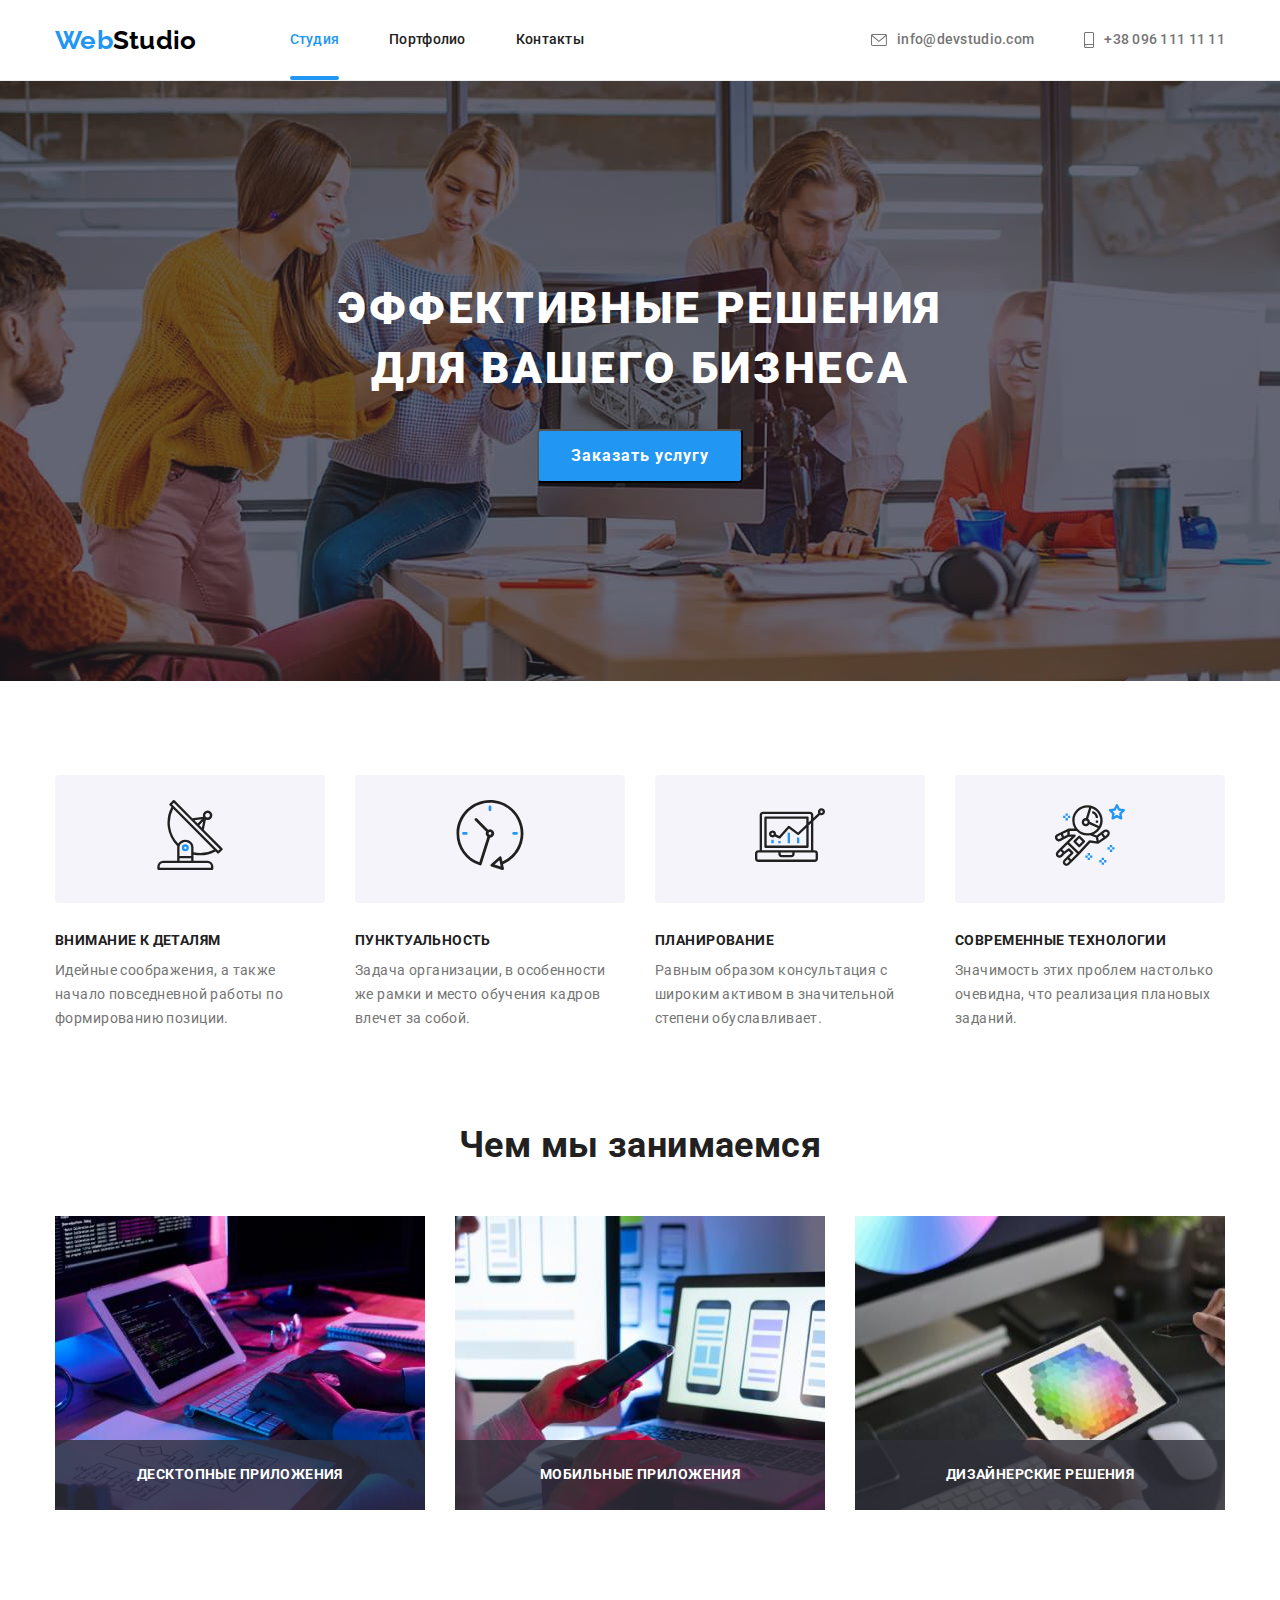
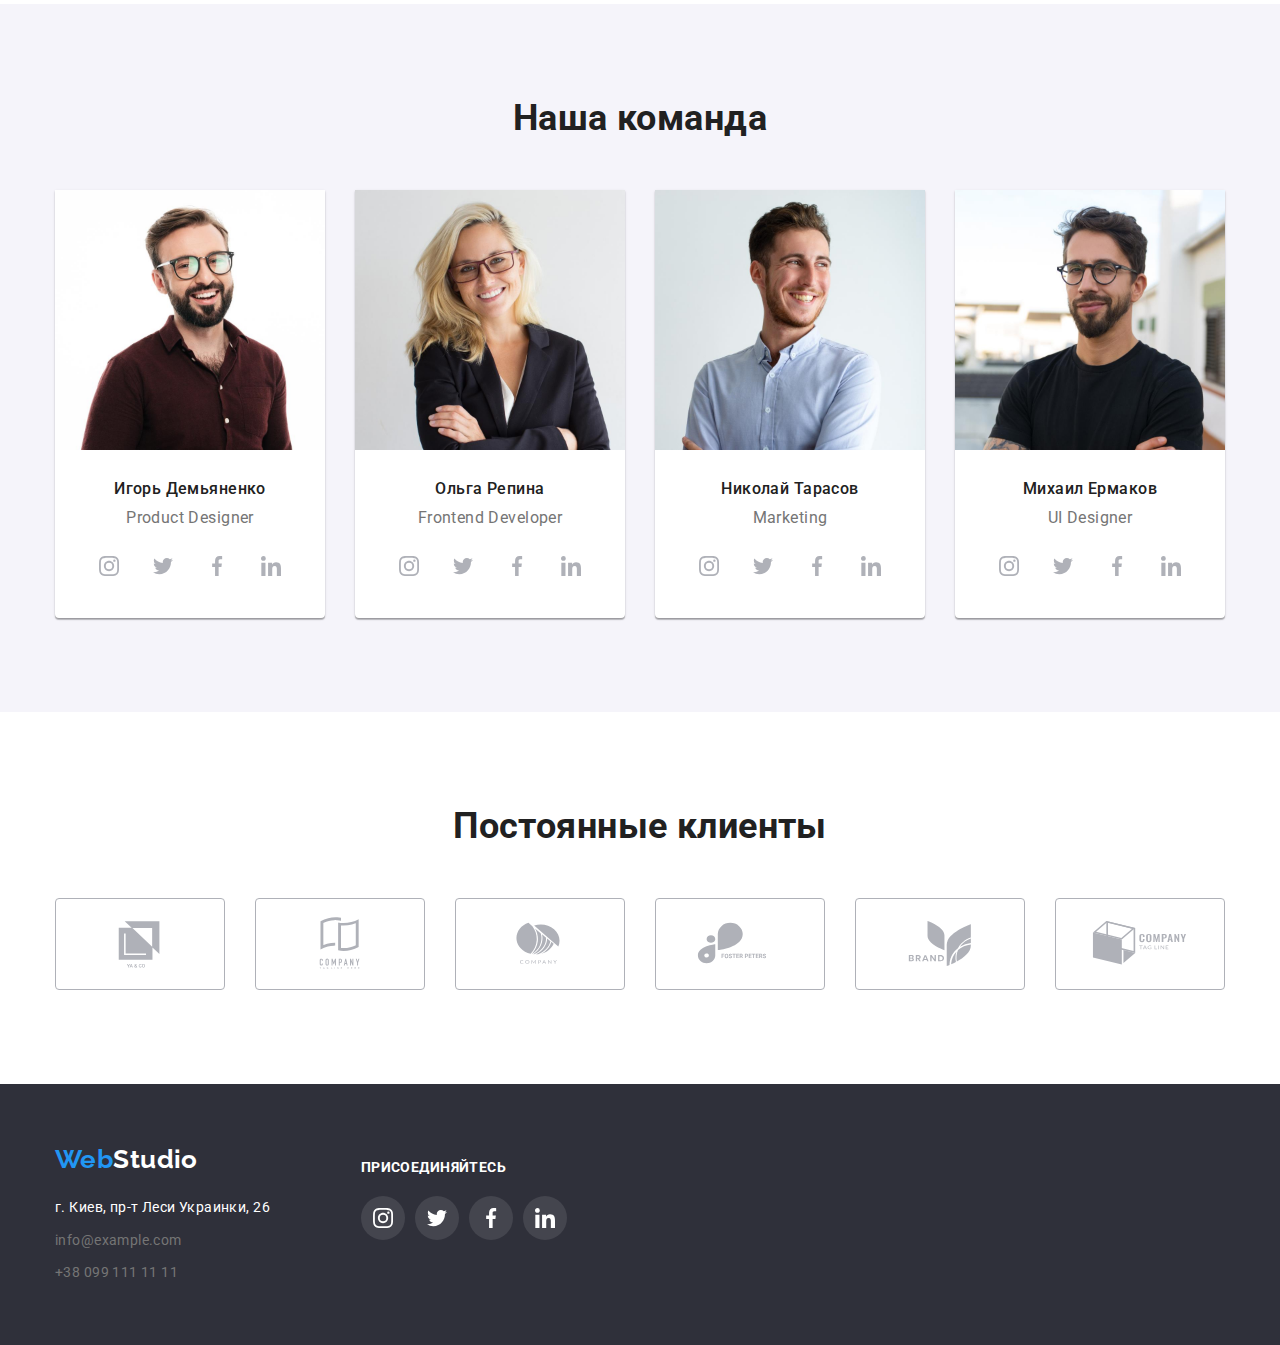
<file: index.html>
<!DOCTYPE html>
<html lang="ru">
  <head>
    <meta charset="UTF-8" />
    <meta http-equiv="X-UA-Compatible" content="IE=edge" />
    <meta name="viewport" content="width=device-width, initial-scale=1.0" />
    <title>Студия</title>
    <link
      rel="stylesheet"
      href="https://cdnjs.cloudflare.com/ajax/libs/modern-normalize/0.2.0/modern-normalize.min.css"
    />
    <link rel="preconnect" href="https://fonts.gstatic.com" />
    <link
      href="https://fonts.googleapis.com/css2?family=Raleway:wght@700&family=Roboto:wght@400;500;700;900&display=swap"
      rel="stylesheet"
    />
    <link rel="stylesheet" href="./css/styles.css" />
  </head>
  <body>
    <!-- Хедер -->
    <header class="header">
      <div class="container">
        <a class="link logo" href="./index.html" lang="en"> <span class="web">Web</span>Studio</a>
        <nav>
          <ul class="list navigation">
            <li class="item"><a class="link current" href="">Студия</a></li>
            <li class="item"><a class="link" href="./portfolio.html">Портфолио</a></li>
            <li class="item"><a class="link" href="">Контакты</a></li>
          </ul>
        </nav>
        <ul class="list contacts">
          <li class="item">
            <a class="link" href="mailto:info@devstudio.com">
              <svg class="icon" width="16" height="12">
                <use href="./images/icons/sprite.svg#icon-envelope"></use>
              </svg>
              info@devstudio.com</a
            >
          </li>
          <li class="item">
            <a class="link" href="tel:+380961111111">
              <svg class="icon" width="10" height="16">
                <use href="./images/icons/sprite.svg#icon-smartphone"></use>
              </svg>
              +38 096 111 11 11</a
            >
          </li>
        </ul>
      </div>
    </header>

    <!-- Мэйн -->
    <main>
      <!-- Hero -->
      <section class="hero-section">
        <h1 class="hero-title">Эффективные решения для вашего бизнеса</h1>
        <button class="main-button" type="button" data-modal-open>Заказать услугу</button>
      </section>

      <!-- Преимущества -->
      <section class="section">
        <div class="container">
          <h2 class="visually-hidden">Преимущества</h2>
          <ul class="list feature-list">
            <li class="item">
              <div class="feature-icon-bg">
                <svg class="icon" width="70" height="70">
                  <use href="./images/icons/sprite.svg#icon-antenna"></use>
                </svg>
              </div>
              <h3 class="feature-title">Внимание к деталям</h3>
              <p class="feature-text">
                Идейные соображения, а также начало повседневной работы по формированию позиции.
              </p>
            </li>
            <li class="item">
              <div class="feature-icon-bg">
                <svg class="icon" width="70" height="70">
                  <use href="./images/icons/sprite.svg#icon-clock"></use>
                </svg>
              </div>
              <h3 class="feature-title">Пунктуальность</h3>
              <p class="feature-text">
                Задача организации, в особенности же рамки и место обучения кадров влечет за собой.
              </p>
            </li>
            <li class="item">
              <div class="feature-icon-bg">
                <svg class="icon" width="70" height="70">
                  <use href="./images/icons/sprite.svg#icon-diagram"></use>
                </svg>
              </div>
              <h3 class="feature-title">Планирование</h3>
              <p class="feature-text">
                Равным образом консультация с широким активом в значительной степени обуславливает.
              </p>
            </li>
            <li class="item">
              <div class="feature-icon-bg">
                <svg class="icon" width="70" height="70">
                  <use href="./images/icons/sprite.svg#icon-astronaut"></use>
                </svg>
              </div>
              <h3 class="feature-title">Современные технологии</h3>
              <p class="feature-text">Значимость этих проблем настолько очевидна, что реализация плановых заданий.</p>
            </li>
          </ul>
        </div>

        <!-- Чем занимаемся -->

        <div class="container">
          <h2 class="section-title">Чем мы занимаемся</h2>
          <ul class="list work-list">
            <li class="item">
              <div class="work-thumb">
                <img src="./images/about/box1.jpg" alt="Веб разработка" width="370" height="294" />
                <h3 class="feature-title work-thumb-title">Десктопные приложения</h3>
              </div>
            </li>
            <li class="item">
              <div class="work-thumb">
                <img src="./images/about/box2.jpg" alt="Мобильные приложения" width="370" height="294" />
                <h3 class="feature-title work-thumb-title">Мобильные приложения</h3>
              </div>
            </li>
            <li class="item">
              <div class="work-thumb">
                <img src="./images/about/box3.jpg" alt="Планшетная навигация" width="370" height="294" />
                <h3 class="feature-title work-thumb-title">Дизайнерские решения</h3>
              </div>
            </li>
          </ul>
        </div>
      </section>

      <!-- Команда -->
      <section class="section team">
        <div class="container">
          <h2 class="section-title">Наша команда</h2>
          <ul class="list team-set">
            <li class="item">
              <div class="team-thumb">
                <img src="./images/team/img1.jpg" alt="дизайнер продукта Игорь Демьяненко" width="270" height="260" />
              </div>
              <h3 class="team-member">Игорь Демьяненко</h3>
              <p class="team-member-position" lang="en">Product Designer</p>
              <ul class="list social-icons">
                <li class="social-icons-item">
                  <a href="" class="social-icons-link" target="_blank" rel="noopener noreferrer">
                    <svg class="icon">
                      <use href="./images/icons/sprite.svg#icon-instagram"></use>
                    </svg>
                  </a>
                </li>
                <li class="social-icons-item">
                  <a href="" class="social-icons-link" target="_blank" rel="noopener noreferrer">
                    <svg class="icon">
                      <use href="./images/icons/sprite.svg#icon-twitter"></use>
                    </svg>
                  </a>
                </li>
                <li class="social-icons-item">
                  <a href="" class="social-icons-link" target="_blank" rel="noopener noreferrer">
                    <svg class="icon">
                      <use href="./images/icons/sprite.svg#icon-facebook"></use>
                    </svg>
                  </a>
                </li>
                <li class="social-icons-item">
                  <a href="" class="social-icons-link" target="_blank" rel="noopener noreferrer">
                    <svg class="icon">
                      <use href="./images/icons/sprite.svg#icon-linkedin"></use>
                    </svg>
                  </a>
                </li>
              </ul>
            </li>
            <li class="item">
              <div class="team-thumb">
                <img src="./images/team/img2.jpg" alt="фронт-енд разработчик Ольга Репина" width="270" height="260" />
              </div>
              <h3 class="team-member">Ольга Репина</h3>
              <p class="team-member-position" lang="en">Frontend Developer</p>
              <ul class="list social-icons">
                <li class="social-icons-item">
                  <a href="" class="social-icons-link" target="_blank" rel="noopener noreferrer">
                    <svg class="icon">
                      <use href="./images/icons/sprite.svg#icon-instagram"></use>
                    </svg>
                  </a>
                </li>
                <li class="social-icons-item">
                  <a href="" class="social-icons-link" target="_blank" rel="noopener noreferrer">
                    <svg class="icon">
                      <use href="./images/icons/sprite.svg#icon-twitter"></use>
                    </svg>
                  </a>
                </li>
                <li class="social-icons-item">
                  <a href="" class="social-icons-link" target="_blank" rel="noopener noreferrer">
                    <svg class="icon">
                      <use href="./images/icons/sprite.svg#icon-facebook"></use>
                    </svg>
                  </a>
                </li>
                <li class="social-icons-item">
                  <a href="" class="social-icons-link" target="_blank" rel="noopener noreferrer">
                    <svg class="icon">
                      <use href="./images/icons/sprite.svg#icon-linkedin"></use>
                    </svg>
                  </a>
                </li>
              </ul>
            </li>
            <li class="item">
              <div class="team-thumb">
                <img src="./images/team/img3.jpg" alt="маркетолог Николай Тарасов" width="270" height="260" />
              </div>
              <h3 class="team-member">Николай Тарасов</h3>
              <p class="team-member-position" lang="en">Marketing</p>
              <ul class="list social-icons">
                <li class="social-icons-item">
                  <a href="" class="social-icons-link" target="_blank" rel="noopener noreferrer">
                    <svg class="icon">
                      <use href="./images/icons/sprite.svg#icon-instagram"></use>
                    </svg>
                  </a>
                </li>
                <li class="social-icons-item">
                  <a href="" class="social-icons-link" target="_blank" rel="noopener noreferrer">
                    <svg class="icon">
                      <use href="./images/icons/sprite.svg#icon-twitter"></use>
                    </svg>
                  </a>
                </li>
                <li class="social-icons-item">
                  <a href="" class="social-icons-link" target="_blank" rel="noopener noreferrer">
                    <svg class="icon">
                      <use href="./images/icons/sprite.svg#icon-facebook"></use>
                    </svg>
                  </a>
                </li>
                <li class="social-icons-item">
                  <a href="" class="social-icons-link" target="_blank" rel="noopener noreferrer">
                    <svg class="icon">
                      <use href="./images/icons/sprite.svg#icon-linkedin"></use>
                    </svg>
                  </a>
                </li>
              </ul>
            </li>
            <li class="item">
              <div class="team-thumb">
                <img src="./images/team/img4.jpg" alt="дизайнер Михаил Ермаков" width="270" height="260" />
              </div>
              <h3 class="team-member">Михаил Ермаков</h3>
              <p class="team-member-position" lang="en">UI Designer</p>
              <ul class="list social-icons">
                <li class="social-icons-item">
                  <a href="" class="social-icons-link" target="_blank" rel="noopener noreferrer">
                    <svg class="icon">
                      <use href="./images/icons/sprite.svg#icon-instagram"></use>
                    </svg>
                  </a>
                </li>
                <li class="social-icons-item">
                  <a href="" class="social-icons-link" target="_blank" rel="noopener noreferrer">
                    <svg class="icon">
                      <use href="./images/icons/sprite.svg#icon-twitter"></use>
                    </svg>
                  </a>
                </li>
                <li class="social-icons-item">
                  <a href="" class="social-icons-link" target="_blank" rel="noopener noreferrer">
                    <svg class="icon">
                      <use href="./images/icons/sprite.svg#icon-facebook"></use>
                    </svg>
                  </a>
                </li>
                <li class="social-icons-item">
                  <a href="" class="social-icons-link" target="_blank" rel="noopener noreferrer">
                    <svg class="icon">
                      <use href="./images/icons/sprite.svg#icon-linkedin"></use>
                    </svg>
                  </a>
                </li>
              </ul>
            </li>
          </ul>
        </div>
      </section>

      <!-- Клиенты -->
      <section class="section">
        <div class="container">
          <h2 class="section-title">Постоянные клиенты</h2>
          <ul class="list client-icons">
            <li class="client-icons-item">
              <a href="" class="client-icons-link" target="_blank" rel="noopener noreferrer">
                <svg class="icon">
                  <use href="./images/icons/sprite.svg#icon-logo-1"></use>
                </svg>
              </a>
            </li>
            <li class="client-icons-item">
              <a href="" class="client-icons-link" target="_blank" rel="noopener noreferrer">
                <svg class="icon">
                  <use href="./images/icons/sprite.svg#icon-logo-2"></use>
                </svg>
              </a>
            </li>
            <li class="client-icons-item">
              <a href="" class="client-icons-link" target="_blank" rel="noopener noreferrer">
                <svg class="icon">
                  <use href="./images/icons/sprite.svg#icon-logo-3"></use>
                </svg>
              </a>
            </li>
            <li class="client-icons-item">
              <a href="" class="client-icons-link" target="_blank" rel="noopener noreferrer">
                <svg class="icon">
                  <use href="./images/icons/sprite.svg#icon-logo-4"></use>
                </svg>
              </a>
            </li>
            <li class="client-icons-item">
              <a href="" class="client-icons-link" target="_blank" rel="noopener noreferrer">
                <svg class="icon">
                  <use href="./images/icons/sprite.svg#icon-logo-5"></use>
                </svg>
              </a>
            </li>
            <li class="client-icons-item">
              <a href="" class="client-icons-link" target="_blank" rel="noopener noreferrer">
                <svg class="icon">
                  <use href="./images/icons/sprite.svg#icon-logo-6"></use>
                </svg>
              </a>
            </li>
          </ul>
        </div>
      </section>
    </main>

    <!-- Футер -->
    <footer class="footer">
      <div class="container footer-thumb">
        <div class="footer-contacts">
          <a class="link logo" href="./index.html" lang="en">
            <span class="web">Web</span><span class="logo-white">Studio</span></a
          >
          <ul class="list address">
            <li class="item">
              <a
                class="link footer-address"
                href="https://goo.gl/maps/SfJdCxTc65My9XMF7"
                target="_blank"
                rel="noopener noreferrer"
                >г. Киев, пр-т Леси Украинки, 26</a
              >
            </li>
            <li class="item"><a class="link" href="mailto:info@example.com">info@example.com</a></li>
            <li class="item"><a class="link" href="tel:+380991111111">+38 099 111 11 11</a></li>
          </ul>
        </div>

        <div class="footer-contacts">
          <h3 class="feature-title">Присоединяйтесь</h3>

          <ul class="list social-icons">
            <li class="social-icons-item">
              <a href="" class="social-icons-link" target="_blank" rel="noopener noreferrer">
                <svg class="icon">
                  <use href="./images/icons/sprite.svg#icon-instagram"></use>
                </svg>
              </a>
            </li>
            <li class="social-icons-item">
              <a href="" class="social-icons-link" target="_blank" rel="noopener noreferrer">
                <svg class="icon">
                  <use href="./images/icons/sprite.svg#icon-twitter"></use>
                </svg>
              </a>
            </li>
            <li class="social-icons-item">
              <a href="" class="social-icons-link" target="_blank" rel="noopener noreferrer">
                <svg class="icon">
                  <use href="./images/icons/sprite.svg#icon-facebook"></use>
                </svg>
              </a>
            </li>
            <li class="social-icons-item">
              <a href="" class="social-icons-link" target="_blank" rel="noopener noreferrer">
                <svg class="icon">
                  <use href="./images/icons/sprite.svg#icon-linkedin"></use>
                </svg>
              </a>
            </li>
          </ul>
        </div>
      </div>
    </footer>

    <div class="backdrop is-hidden" data-modal>
      <div class="modal">
        <button class="button-close" data-modal-close>
          <svg class="icon" width="18" height="18">
            <use href="./images/icons/sprite.svg#icon-close-button"></use>
          </svg>
        </button>
      </div>
    </div>

    <script src="./js/modal.js"></script>
  </body>
</html>
</file>
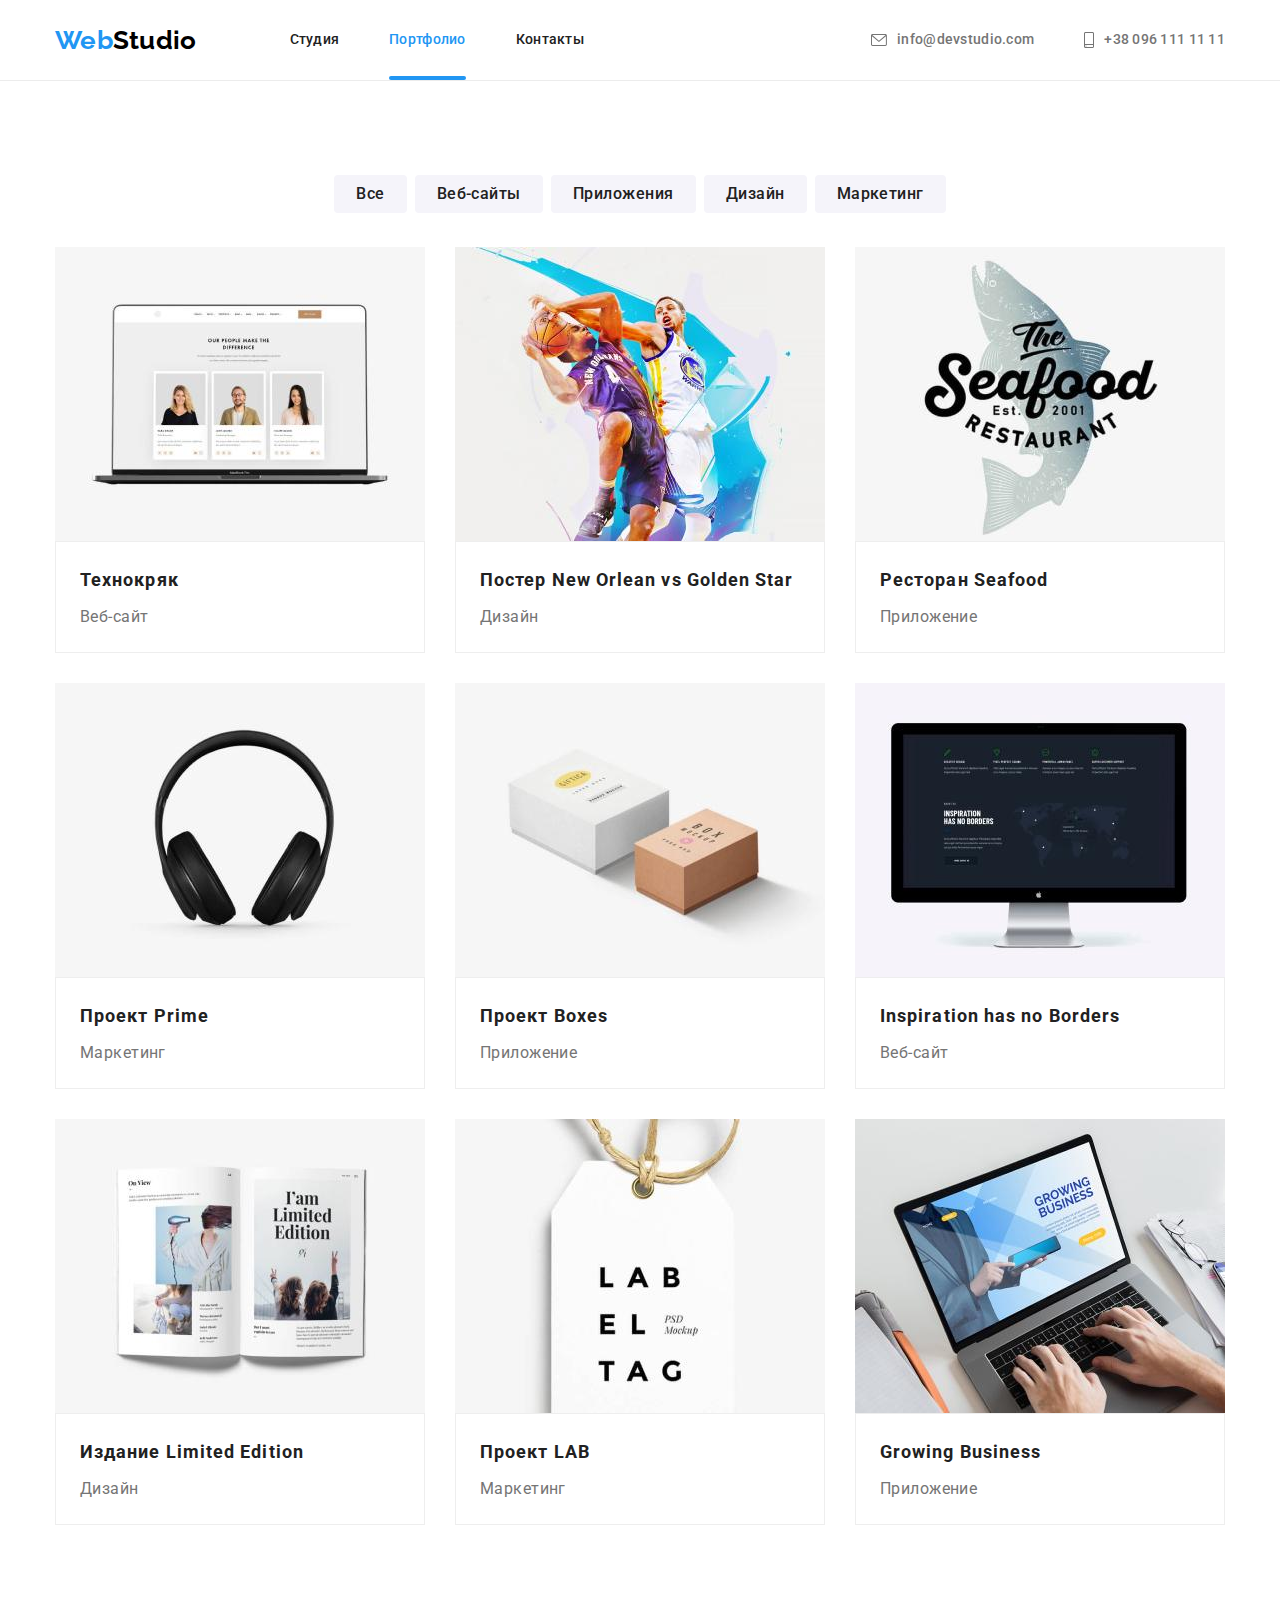
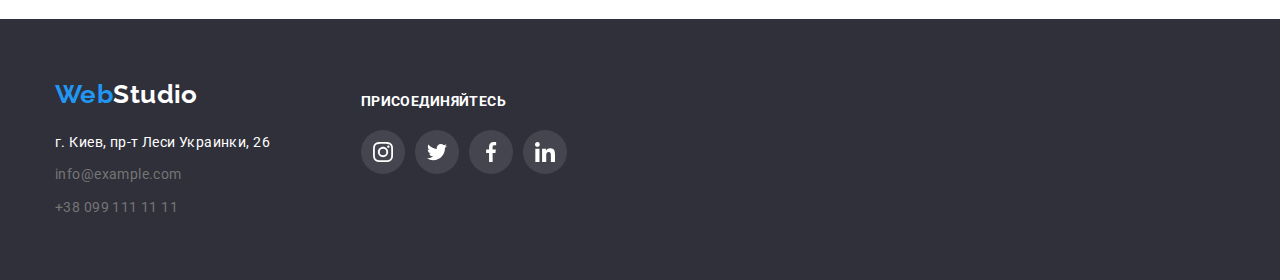
<file: portfolio.html>
<!DOCTYPE html>
<html lang="ru">
  <head>
    <meta charset="UTF-8" />
    <meta http-equiv="X-UA-Compatible" content="IE=edge" />
    <meta name="viewport" content="width=device-width, initial-scale=1.0" />
    <title>Студия</title>
    <link
      rel="stylesheet"
      href="https://cdnjs.cloudflare.com/ajax/libs/modern-normalize/0.2.0/modern-normalize.min.css"
    />
    <link rel="preconnect" href="https://fonts.gstatic.com" />
    <link
      href="https://fonts.googleapis.com/css2?family=Raleway:wght@700&family=Roboto:wght@400;500;700;900&display=swap"
      rel="stylesheet"
    />
    <link rel="stylesheet" href="./css/styles.css" />
  </head>

  <body>
    <!-- Хедер -->
    <header class="header">
      <div class="container">
        <a class="link logo" href="./index.html" lang="en"> <span class="web">Web</span>Studio</a>
        <nav>
          <ul class="list navigation">
            <li class="item"><a class="link" href="./index.html">Студия</a></li>
            <li class="item"><a class="link current" href="">Портфолио</a></li>
            <li class="item"><a class="link" href="">Контакты</a></li>
          </ul>
        </nav>
        <ul class="list contacts">
          <li class="item">
            <a class="link" href="mailto:info@devstudio.com">
              <svg class="icon" width="16" height="12">
                <use href="./images/icons/sprite.svg#icon-envelope"></use>
              </svg>
              info@devstudio.com</a
            >
          </li>
          <li class="item">
            <a class="link" href="tel:+380961111111">
              <svg class="icon" width="10" height="16">
                <use href="./images/icons/sprite.svg#icon-smartphone"></use>
              </svg>
              +38 096 111 11 11</a
            >
          </li>
        </ul>
      </div>
    </header>

    <!-- Мэйн -->
    <main>
      <h1 class="visually-hidden">Портфолио</h1>
      <section class="section">
        <div class="container">
          <ul class="list filter">
            <li class="item"><button class="filter-button" type="button">Все</button></li>
            <li class="item"><button class="filter-button" type="button">Веб-сайты</button></li>
            <li class="item"><button class="filter-button" type="button">Приложения</button></li>
            <li class="item"><button class="filter-button" type="button">Дизайн</button></li>
            <li class="item"><button class="filter-button" type="button">Маркетинг</button></li>
          </ul>

          <ul class="list card-set">
            <li class="item">
              <article class="card">
                <div class="card-thumb">
                  <img src="./images/portfolio/img-1.jpg" alt="Ноутбук" width="370" height="294" />
                  <div class="text-overlay">
                    <p class="card-thumb-text">
                      Технокряк это современная площадка распространения коронавируса. Компании используют эту платформу
                      для цифрового шпионажа и атак на защищённые сервера конкурентов
                    </p>
                  </div>
                </div>
                <div class="card-content">
                  <h2 class="filter-list-title">Технокряк</h2>
                  <p class="filter-list-text">Веб-сайт</p>
                </div>
              </article>
            </li>

            <li class="item">
              <article class="card">
                <div class="card-thumb">
                  <img src="./images/portfolio/img-2.jpg" alt="Баскетболисты" width="370" height="294" />
                  <div class="text-overlay">
                    <p class="card-thumb-text">
                      Технокряк это современная площадка распространения коронавируса. Компании используют эту платформу
                      для цифрового шпионажа и атак на защищённые сервера конкурентов
                    </p>
                  </div>
                </div>
                <div class="card-content">
                  <h2 class="filter-list-title">Постер New Orlean vs Golden Star</h2>
                  <p class="filter-list-text">Дизайн</p>
                </div>
              </article>
            </li>

            <li class="item">
              <article class="card">
                <div class="card-thumb">
                  <img src="./images/portfolio/img-3.jpg" alt="Логотип ресторана" width="370" height="294" />
                  <div class="text-overlay">
                    <p class="card-thumb-text">
                      Технокряк это современная площадка распространения коронавируса. Компании используют эту платформу
                      для цифрового шпионажа и атак на защищённые сервера конкурентов
                    </p>
                  </div>
                </div>
                <div class="card-content">
                  <h2 class="filter-list-title">Ресторан Seafood</h2>
                  <p class="filter-list-text">Приложение</p>
                </div>
              </article>
            </li>

            <li class="item">
              <article class="card">
                <div class="card-thumb">
                  <img src="./images/portfolio/img-4.jpg" alt="Наушники" width="370" height="294" />
                  <div class="text-overlay">
                    <p class="card-thumb-text">
                      Технокряк это современная площадка распространения коронавируса. Компании используют эту платформу
                      для цифрового шпионажа и атак на защищённые сервера конкурентов
                    </p>
                  </div>
                </div>
                <div class="card-content">
                  <h2 class="filter-list-title">Проект Prime</h2>
                  <p class="filter-list-text">Маркетинг</p>
                </div>
              </article>
            </li>

            <li class="item">
              <article class="card">
                <div class="card-thumb">
                  <img src="./images/portfolio/img-5.jpg" alt="Две коробки" width="370" height="294" />
                  <div class="text-overlay">
                    <p class="card-thumb-text">
                      Технокряк это современная площадка распространения коронавируса. Компании используют эту платформу
                      для цифрового шпионажа и атак на защищённые сервера конкурентов
                    </p>
                  </div>
                </div>
                <div class="card-content">
                  <h2 class="filter-list-title">Проект Boxes</h2>
                  <p class="filter-list-text">Приложение</p>
                </div>
              </article>
            </li>

            <li class="item">
              <article class="card">
                <div class="card-thumb">
                  <img src="./images/portfolio/img-6.jpg" alt="Монитор" width="370" height="294" />
                  <div class="text-overlay">
                    <p class="card-thumb-text">
                      Технокряк это современная площадка распространения коронавируса. Компании используют эту платформу
                      для цифрового шпионажа и атак на защищённые сервера конкурентов
                    </p>
                  </div>
                </div>
                <div class="card-content">
                  <h2 class="filter-list-title">Inspiration has no Borders</h2>
                  <p class="filter-list-text">Веб-сайт</p>
                </div>
              </article>
            </li>

            <li class="item">
              <article class="card">
                <div class="card-thumb">
                  <img src="./images/portfolio/img-7.jpg" alt="Разворот книги" width="370" height="294" />
                  <div class="text-overlay">
                    <p class="card-thumb-text">
                      Технокряк это современная площадка распространения коронавируса. Компании используют эту платформу
                      для цифрового шпионажа и атак на защищённые сервера конкурентов
                    </p>
                  </div>
                </div>
                <div class="card-content">
                  <h2 class="filter-list-title">Издание Limited Edition</h2>
                  <p class="filter-list-text">Дизайн</p>
                </div>
              </article>
            </li>

            <li class="item">
              <article class="card">
                <div class="card-thumb">
                  <img src="./images/portfolio/img-8.jpg" alt="Лейба товара" width="370" height="294" />
                  <div class="text-overlay">
                    <p class="card-thumb-text">
                      Технокряк это современная площадка распространения коронавируса. Компании используют эту платформу
                      для цифрового шпионажа и атак на защищённые сервера конкурентов
                    </p>
                  </div>
                </div>
                <div class="card-content">
                  <h2 class="filter-list-title">Проект LAB</h2>
                  <p class="filter-list-text">Маркетинг</p>
                </div>
              </article>
            </li>

            <li class="item">
              <article class="card">
                <div class="card-thumb">
                  <img src="./images/portfolio/img-9.jpg" alt="Человек за ноутбуком" width="370" height="294" />
                  <div class="text-overlay">
                    <p class="card-thumb-text">
                      Технокряк это современная площадка распространения коронавируса. Компании используют эту платформу
                      для цифрового шпионажа и атак на защищённые сервера конкурентов
                    </p>
                  </div>
                </div>
                <div class="card-content">
                  <h2 class="filter-list-title">Growing Business</h2>
                  <p class="filter-list-text">Приложение</p>
                </div>
              </article>
            </li>
          </ul>
        </div>
      </section>
    </main>

    <!-- Футер -->
    <footer class="footer">
      <div class="container footer-thumb">
        <div class="footer-contacts">
          <a class="link logo" href="./index.html" lang="en">
            <span class="web">Web</span><span class="logo-white">Studio</span></a
          >
          <ul class="list address">
            <li class="item">
              <a
                class="link footer-address"
                href="https://goo.gl/maps/SfJdCxTc65My9XMF7"
                target="_blank"
                rel="noopener noreferrer"
                >г. Киев, пр-т Леси Украинки, 26</a
              >
            </li>
            <li class="item"><a class="link" href="mailto:info@example.com">info@example.com</a></li>
            <li class="item"><a class="link" href="tel:+380991111111">+38 099 111 11 11</a></li>
          </ul>
        </div>

        <div class="footer-contacts">
          <h3 class="feature-title">Присоединяйтесь</h3>

          <ul class="list social-icons">
            <li class="social-icons-item">
              <a href="" class="social-icons-link" target="_blank" rel="noopener noreferrer">
                <svg class="icon">
                  <use href="./images/icons/sprite.svg#icon-instagram"></use>
                </svg>
              </a>
            </li>
            <li class="social-icons-item">
              <a href="" class="social-icons-link" target="_blank" rel="noopener noreferrer">
                <svg class="icon">
                  <use href="./images/icons/sprite.svg#icon-twitter"></use>
                </svg>
              </a>
            </li>
            <li class="social-icons-item">
              <a href="" class="social-icons-link" target="_blank" rel="noopener noreferrer">
                <svg class="icon">
                  <use href="./images/icons/sprite.svg#icon-facebook"></use>
                </svg>
              </a>
            </li>
            <li class="social-icons-item">
              <a href="" class="social-icons-link" target="_blank" rel="noopener noreferrer">
                <svg class="icon">
                  <use href="./images/icons/sprite.svg#icon-linkedin"></use>
                </svg>
              </a>
            </li>
          </ul>
        </div>
      </div>
    </footer>
  </body>
</html>
</file>
<file: css/styles.css>
html {
  box-sizing: border-box;
}
*,
*::after,
*::before {
  box-sizing: inherit;
}

:root {
  --main-text-color: #757575;
  --title-color: #212121;
  --link-color: #2196f3;

  --animation: 250ms cubic-bezier(0.4, 0, 0.2, 1);
}

body {
  font-family: 'Roboto', sans-serif;
  font-size: 14px;
  line-height: 1.71;
  letter-spacing: 0.03em;
  color: var(--main-text-color);
}

h1,
h2,
h3,
h4,
h5,
h6,
p {
  margin-top: 0;
}

img {
  display: block;
  max-width: 100%;
  height: auto;
}

.container {
  margin-left: auto;
  margin-right: auto;
  width: 1200px;
  padding-left: 15px;
  padding-right: 15px;
}

.visually-hidden {
  position: absolute !important;
  clip: rect(1px 1px 1px 1px);
  clip: rect(1px, 1px, 1px, 1px);
  padding: 0 !important;
  border: 0 !important;
  height: 1px !important;
  width: 1px !important;
  overflow: hidden;
}

.link {
  text-decoration: none;
  color: inherit;

  transition: color var(--animation);
}

.link:hover,
.link:focus {
  color: var(--link-color);
}

.navigation .link {
  position: relative;
}

.navigation .current::after {
  content: '';

  position: absolute;
  left: 0;
  bottom: 0;

  display: block;
  width: 100%;
  height: 4px;
  background: var(--link-color);
  border-radius: 2px;
}

.list {
  list-style: none;
  padding-left: 0;
  margin: 0;
}

.section {
  padding-top: 94px;
  padding-bottom: 94px;
}

.current {
  color: var(--link-color);
}

.main-button {
  display: inline-block;
  border-radius: 4px;
  padding: 10px 32px;

  font-family: inherit;
  font-weight: 700;
  font-size: 16px;
  line-height: 1.87;
  align-items: center;

  letter-spacing: 0.06em;
  color: #ffffff;
  background-color: var(--link-color);
  cursor: pointer;

  transition: background-color var(--animation);
}
.main-button:hover,
.main-button:focus {
  background-color: #188ce8;
}

.filter {
  display: flex;
  justify-content: center;
  margin-bottom: 34px;
}

.filter .item:not(:last-child) {
  margin-right: 8px;
}

.filter-button {
  border-radius: 4px;
  padding: 6px 22px;
  border: none;

  font-family: inherit;
  font-weight: 500;
  font-size: 16px;
  line-height: 1.62;
  text-align: center;
  letter-spacing: 0.03em;
  color: var(--title-color);
  background-color: #f5f4fa;
  cursor: pointer;

  transition: color var(--animation), box-shadow var(--animation), background-color var(--animation);
}
.filter-button:hover,
.filter-button:focus {
  color: #ffffff;
  box-shadow: 0px 3px 1px rgba(0, 0, 0, 0.1), 0px 1px 2px rgba(0, 0, 0, 0.08), 0px 2px 2px rgba(0, 0, 0, 0.12);
  background-color: var(--link-color);
}

.hero-section {
  max-width: 1600px;
  height: 600px;
  margin-left: auto;
  margin-right: auto;
  background-image: linear-gradient(to right, rgba(47, 48, 58, 0.4), rgba(47, 48, 58, 0.4)),
    url('../images/hero/hero.jpg');
  background-repeat: no-repeat;
  background-position: center;
  background-size: cover;

  display: flex;
  flex-direction: column;
  align-items: center;
  justify-content: center;

  background-color: #c4c4c4;
}

.hero-title {
  max-width: 696px;
  margin-bottom: 30px;
  font-weight: 900;
  font-size: 44px;
  line-height: 1.36;
  text-align: center;
  letter-spacing: 0.06em;
  text-transform: uppercase;
  color: #ffffff;
}

.section-title {
  margin-bottom: 50px;
  font-weight: 700;
  font-size: 36px;
  line-height: 1.16;
  text-align: center;
  color: var(--title-color);
}

.feature-list {
  display: flex;
  flex-wrap: wrap;
  margin-left: -30px;
  margin-top: -30px;
  margin-bottom: 94px;
}

.feature-list .item {
  margin-left: 30px;
  margin-top: 30px;
  flex-basis: calc((100% - 4 * 30px) / 4);
}

.feature-title {
  margin-bottom: 10px;
  font-weight: 700;
  font-size: 14px;
  line-height: 1.14;
  text-transform: uppercase;
  color: var(--title-color);
}

.feature-text {
  margin-bottom: 0;
}

.feature-icon-bg {
  margin-bottom: 30px;
  padding: 25px 100px;
  border-radius: 4px;
  background-color: #f5f4fa;
}

.work-list {
  display: flex;
}

.work-list .item:not(:last-child) {
  margin-right: 30px;
}

.work-thumb {
  position: relative;
}

.work-thumb-title {
  position: absolute;
  display: flex;
  align-items: center;
  justify-content: center;
  width: 100%;
  height: 70px;
  bottom: 0;
  margin: 0;

  color: #ffffff;
  background-color: rgba(47, 48, 58, 0.8);
}

.team-set {
  display: flex;
  flex-wrap: wrap;
  margin-left: -30px;
  margin-top: -30px;
}

.team-set .item {
  flex-basis: calc((100% - 4 * 30) / 4);
  text-align: center;
  margin-left: 30px;
  margin-top: 30px;
  background-color: #ffffff;

  box-shadow: 0px 1px 3px rgba(0, 0, 0, 0.12), 0px 1px 1px rgba(0, 0, 0, 0.14), 0px 2px 1px rgba(0, 0, 0, 0.2);
  border-radius: 0px 0px 4px 4px;
}

.team {
  background-color: #f5f4fa;
}

.team-thumb {
  margin-bottom: 30px;
}

.team-member {
  margin-bottom: 10px;
  font-weight: 500;
  font-size: 16px;
  line-height: 1.18;
  color: var(--title-color);
}

.team-member-position {
  margin-bottom: 16px;
  font-size: 16px;
  line-height: 1.18;
}

.social-icons {
  display: inline-flex;
  margin-bottom: 30px;
}

.social-icons-item + .social-icons-item {
  margin-left: 10px;
}

.social-icons-link {
  display: flex;
  justify-content: center;
  align-items: center;
  width: 44px;
  height: 44px;
  border-radius: 50%;
  background-color: #ffffff;

  transition: background-color var(--animation);
}

.social-icons .icon {
  width: 20px;
  height: 20px;
  fill: #afb1b8;

  transition: fill var(--animation);
}

.social-icons-link:hover,
.social-icons-link:focus {
  background-color: var(--link-color);
}

.social-icons-link:hover .icon,
.social-icons-link:focus .icon {
  fill: #ffffff;
}

.header {
  font-weight: 500;
  font-size: 14px;
  line-height: 1.14;
  letter-spacing: 0.02em;
  border-bottom: 1px solid #ececec;
}

.header .container {
  display: flex;
  align-items: center;
}

.navigation {
  display: flex;
  color: var(--title-color);
}

.navigation .item:not(:last-child) {
  margin-right: 50px;
}

.navigation .link {
  display: block;
  padding-top: 32px;
  padding-bottom: 32px;
}

.contacts {
  display: flex;
  margin-left: auto;
}

.contacts .icon {
  margin-right: 10px;
  fill: currentColor;
}

.contacts .link {
  display: flex;
  align-items: center;
}

.contacts .item:not(:last-child) {
  margin-right: 50px;
}

.logo {
  margin-right: 93px;
  font-family: 'Raleway', sans-serif;
  font-weight: 700;
  font-size: 26px;
  line-height: 1.19;
  color: #000000;
}

.web {
  color: var(--link-color);
}

.logo-white {
  color: #ffffff;
}

.card-set {
  display: flex;
  flex-wrap: wrap;
  margin-left: -30px;
  margin-top: -30px;
}

.card-set .item {
  margin-left: 30px;
  margin-top: 30px;
  flex-basis: calc((100% - 3 * 30) / 3);
}

.card-content {
  padding: 20px 24px;
  border: 1px solid #eeeeee;
}

.card {
  transition: box-shadow var(--animation);
}

.card-thumb {
  position: relative;
  overflow: hidden;
}

.text-overlay {
  position: absolute;
  top: 0;
  left: 0;
  width: 100%;
  height: 100%;
  background-color: rgba(33, 150, 243, 0.9);
  transform: translateY(101%);
  transition: transform var(--animation);
}

.card:hover .text-overlay {
  transform: translateX(0);
  opacity: 1;
}

.card-thumb-text {
  position: absolute;
  padding: 63px 24px;
  font-size: 18px;
  line-height: 1.5;
  transition: opacity var(--animation);
  color: #ffffff;
}

.card:hover,
.card:focus {
  cursor: pointer;
  box-shadow: 0px 1px 1px rgba(0, 0, 0, 0.12), 0px 4px 4px rgba(0, 0, 0, 0.06), 1px 4px 6px rgba(0, 0, 0, 0.16);
}

.filter-list-title {
  margin-bottom: 4px;
}

.filter-list-title {
  font-weight: 700;
  font-size: 18px;
  line-height: 2;
  letter-spacing: 0.06em;
  color: var(--title-color);
}

.filter-list-text {
  margin-bottom: 0;
  font-size: 16px;
  line-height: 1.87;
  color: var(--main-text-color);
}

.client-icons {
  display: flex;
  justify-content: center;
}

.client-icons .icon {
  width: 106px;
  height: 60px;
  fill: #afb1b8;

  transition: fill var(--animation);
}

.client-icons-link {
  display: flex;
  justify-content: center;
  align-items: center;
  width: 170px;
  height: 92px;
  border: 1px solid #afb1b8;
  border-radius: 4px;

  transition: border var(--animation);
}

.client-icons-item + .client-icons-item {
  margin-left: 30px;
}

.client-icons-link:hover .icon,
.client-icons-link:focus .icon {
  fill: var(--link-color);
}

.client-icons-link:hover,
.client-icons-link:focus {
  border: 1px solid var(--link-color);
}

.footer {
  padding-top: 60px;
  padding-bottom: 60px;
  background-color: #2f303a;
  font-size: 14px;
  line-height: 1.71;
}

.footer-thumb {
  display: flex;
  align-items: center;
}

.address {
  padding-top: 20px;
  font-style: normal;
}

.address .item:not(:last-child) {
  margin-bottom: 9px;
}

.footer-address {
  color: #ffffff;
}

.footer-contacts {
  margin-right: 70px;
}

.footer .feature-title {
  margin-bottom: 20px;
  color: #ffffff;
}

.footer .social-icons-link {
  background-color: rgba(255, 255, 255, 0.1);

  transition: background-color var(--animation);
}

.footer .social-icons-link:hover,
.footer .social-icons-link:focus {
  background-color: var(--link-color);
}

.footer .icon {
  fill: #ffffff;
}

.backdrop {
  position: fixed;
  top: 0;
  left: 0;
  width: 100%;
  height: 100%;
  background-color: rgba(0, 0, 0, 0.2);

  opacity: 1;
  transition: opacity var(--animation);
}

.backdrop.is-hidden {
  opacity: 0;
  visibility: hidden;
  pointer-events: none;
}

.backdrop.is-hidden .modal {
  transform: translate(-50%, -50%) scale(0);
}

.modal {
  position: absolute;
  top: 50%;
  left: 50%;
  transform: translate(-50%, -50%) scale(1);
  min-width: 528px;
  min-height: 581px;
  background-color: #ffffff;
  box-shadow: 0px 1px 3px rgba(0, 0, 0, 0.12), 0px 1px 1px rgba(0, 0, 0, 0.14), 0px 2px 1px rgba(0, 0, 0, 0.2);
  border-radius: 4px;

  transition: transform var(--animation);
}

.button-close {
  position: absolute;
  top: 8px;
  right: 8px;
  display: flex;
  justify-content: center;
  align-items: center;
  width: 30px;
  height: 30px;
  border-radius: 50%;
  border: 1px solid rgba(0, 0, 0, 0.1);
  background-color: #ffffff;
}
</file>
